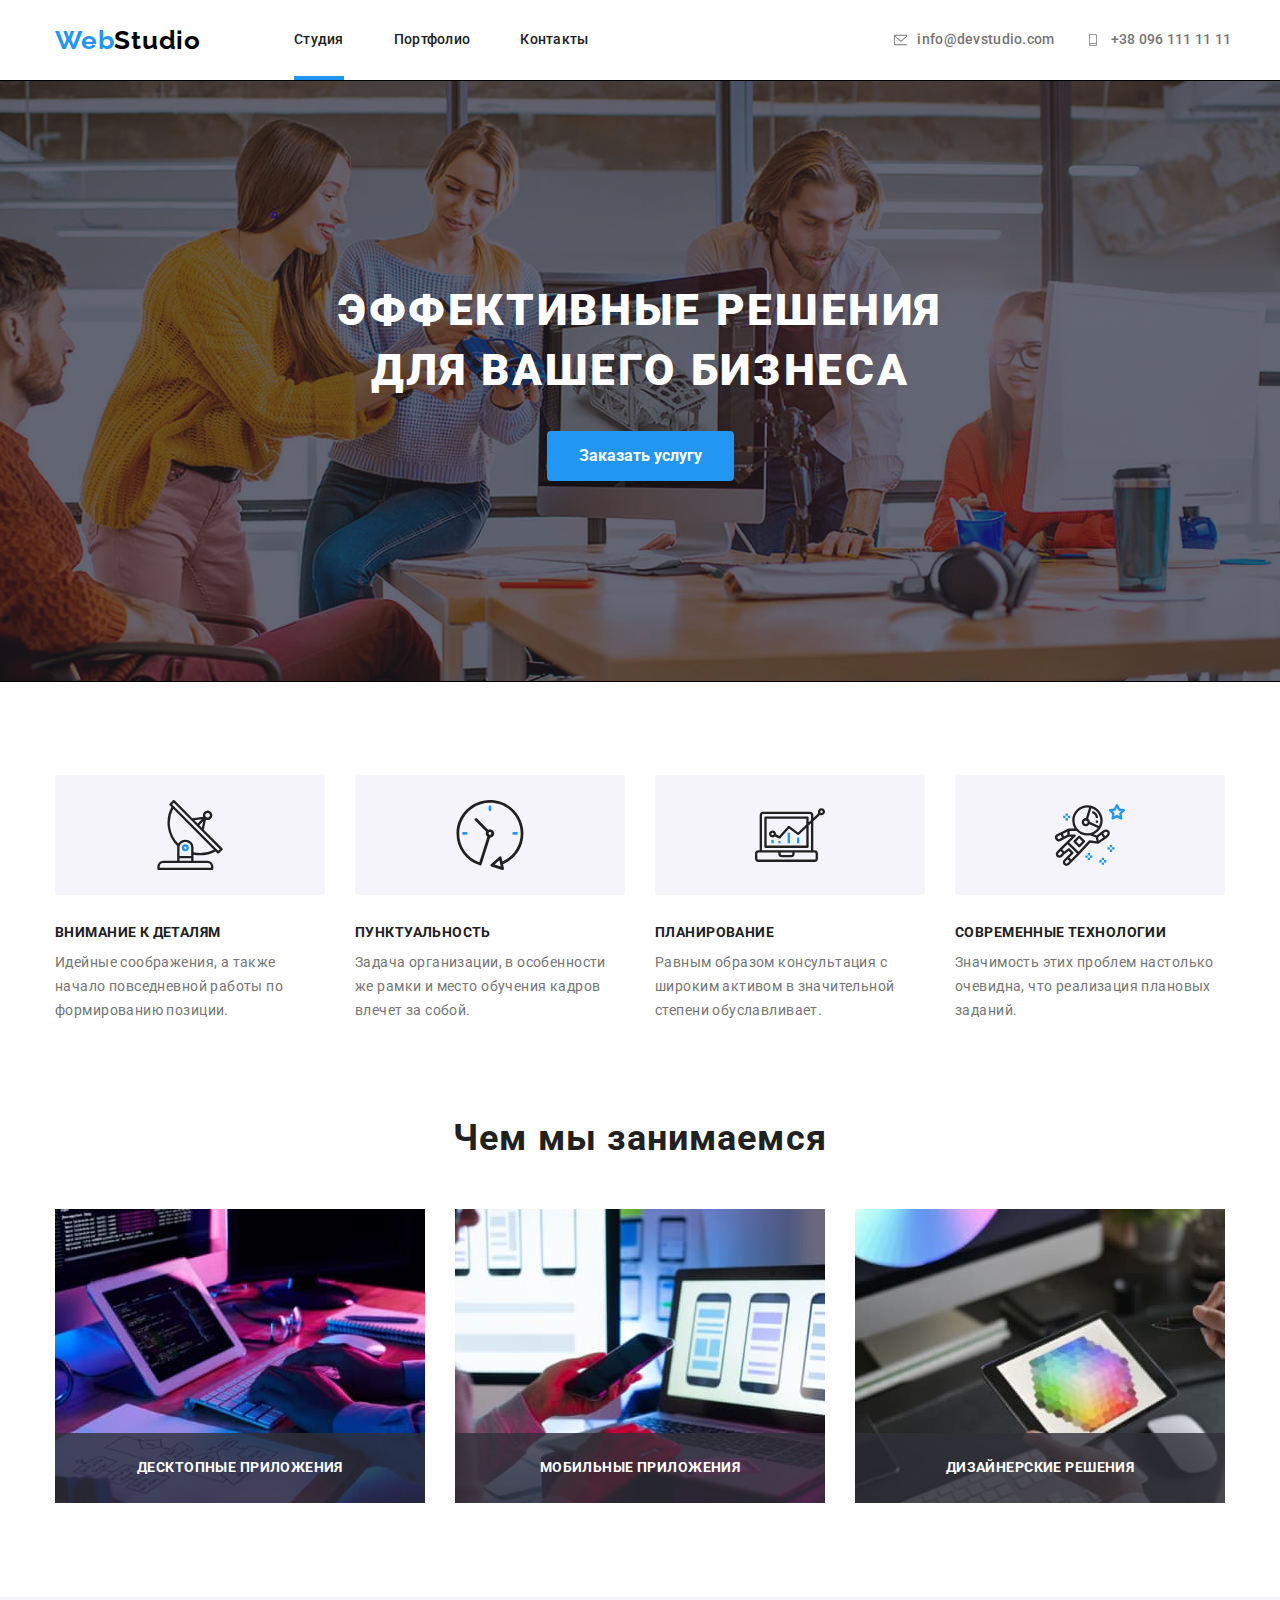
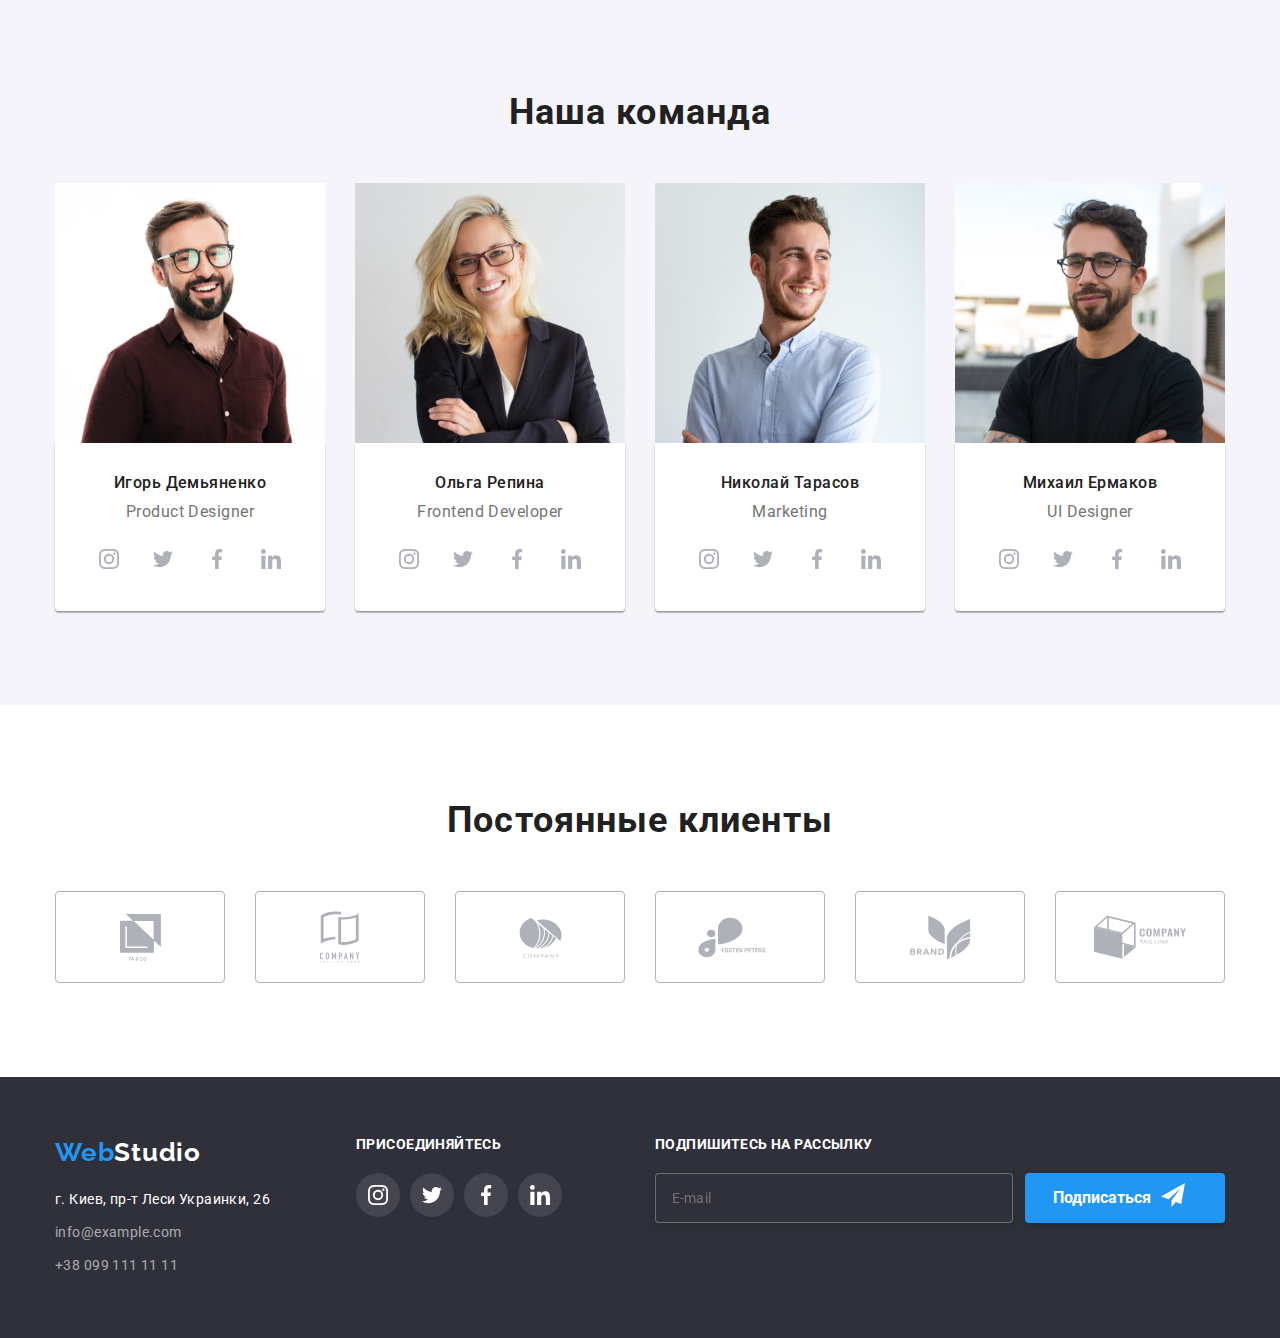
<file: index.html>
<!DOCTYPE html>
<html lang="ru">
  <head>
    <meta charset="UTF-8" />
    <meta http-equiv="X-UA-Compatible" content="IE=edge" />
    <meta name="viewport" content="width=device-width, initial-scale=1.0" />
    <title>Document</title>
    <!-- Fonts -->
    <link rel="preconnect" href="https://fonts.googleapis.com" />
    <link rel="preconnect" href="https://fonts.gstatic.com" crossorigin />
    <link
      href="https://fonts.googleapis.com/css2?family=Raleway:wght@700&family=Roboto:wght@400;500;700;900&display=swap"
      rel="stylesheet"
    />
    <!-- Normalize -->
    <link
      rel="stylesheet"
      href="https://cdnjs.cloudflare.com/ajax/libs/modern-normalize/1.1.0/modern-normalize.min.css"
    />
    <!-- Custom styles -->
    <link rel="stylesheet" href="./css/styles.css" />
  </head>

  <body>
    <!--Header section-->
    <header class="header">
      <div class="container header-container">
        <nav class="nav-container">
          <a class="header-logo logo link" href="./index.html"
            ><span class="logo-txt">Web</span>Studio</a
          >
          <ul class="header-list list">
            <li class="header-item">
              <a class="header-link current link" href="./index.html">Студия</a>
            </li>
            <li class="header-item">
              <a class="header-link link" href="./portfolio.html">Портфолио</a>
            </li>
            <li class="header-item">
              <a class="header-link link" href="">Контакты</a>
            </li>
          </ul>
        </nav>
        <address class="header-contact-list contact-list list">
          <a
            class="header-contact-link contact-link link mailohne-hover"
            href="mailto:info@devstudio.com"
          >
            <svg class="header-contact-icon" width="16" height="12">
              <use href="./images/icons.svg#icon-mailohne-hover"></use>
            </svg>
            info@devstudio.com
          </a>
          <a
            class="header-contact-link contact-link link smartphone"
            href="tel:+380961111111"
          >
            <svg class="header-contact-icon" width="16" height="12">
              <use href="./images/icons.svg#icon-smartphone2"></use>
            </svg>
            +38 096 111 11 11
          </a>
        </address>
      </div>
    </header>
    <main>
      <!-- Hero section -->
      <section class="hero overlay">
        <div class="hero-container container">
          <h1 class="hero-title">
            ЭФФЕКТИВНЫЕ РЕШЕНИЯ <br />
            ДЛЯ ВАШЕГО БИЗНЕСА
          </h1>
          <button type="button" class="button primary" data-modal-open>
            Заказать услугу
          </button>
        </div>
      </section>
      <!--Features section-->
      <section class="features-section section">
        <div class="features-container container">
          <h2 class="features-title">Особенности</h2>
          <ul class="features-list list">
            <li class="features-item">
              <div class="thumb">
                <svg class="thumb-icon" width="70" height="70">
                  <use href="./images/icons.svg#icon-antenna"></use>
                </svg>
              </div>
              <h3 class="features-subtitle">Внимание к деталям</h3>
              <p class="features-txt">
                Идейные соображения, а также начало повседневной работы по
                формированию позиции.
              </p>
            </li>
            <li class="features-item clock">
              <div class="thumb">
                <svg class="thumb-icon" width="70" height="70">
                  <use href="./images/icons.svg#icon-clock"></use>
                </svg>
              </div>
              <h3 class="features-subtitle">Пунктуальность</h3>
              <p class="features-txt">
                Задача организации, в особенности же рамки и место обучения
                кадров влечет за собой.
              </p>
            </li>
            <li class="features-item diagram">
              <div class="thumb">
                <svg class="thumb-icon" width="70" height="70">
                  <use href="./images/icons.svg#icon-diagram"></use>
                </svg>
              </div>
              <h3 class="features-subtitle">Планирование</h3>
              <p class="features-txt">
                Равным образом консультация с широким активом в значительной
                степени обуславливает.
              </p>
            </li>
            <li class="features-item astronaut">
              <div class="thumb">
                <svg class="thumb-icon" width="70" height="70">
                  <use href="./images/icons.svg#icon-astronaut"></use>
                </svg>
              </div>
              <h3 class="features-subtitle">Современные технологии</h3>
              <p class="features-txt">
                Значимость этих проблем настолько очевидна, что реализация
                плановых заданий.
              </p>
            </li>
          </ul>
        </div>
      </section>
      <section class="example-section">
        <div class="example-container container">
          <h2 class="example-title">Чем мы занимаемся</h2>
          <ul class="example-list list">
            <li class="example-item">
              <div class="example-thumb">
                <img src="./images/type.jpg" alt="набор" width="370" />
                <div class="example-actions">
                  <p class="example-txt">Десктопные приложения</p>
                </div>
              </div>
            </li>
            <li class="example-item">
              <div class="example-thumb">
                <img src="./images/choise.jpg" alt="выбор" width="370" />
                <div class="example-actions">
                  <p class="example-txt">Мобильные приложения</p>
                </div>
              </div>
            </li>
            <li class="example-item">
              <div class="example-thumb">
                <img src="./images/rainbow.jpg" alt="палитра" width="370" />
                <div class="example-actions">
                  <p class="example-txt">Дизайнерские решения</p>
                </div>
              </div>
            </li>
          </ul>
        </div>
      </section>
      <!--Team section-->
      <section class="team section">
        <div class="container">
          <h2 class="team-title">Наша команда</h2>
          <ul class="team-list list">
            <li class="team-item">
              <img
                class="team-img"
                src="./images/maninglasses.jpg"
                alt="ИгорьДемьяненко"
                width="270"
              />
              <div class="team-description">
                <h3 class="team-name">Игорь Демьяненко</h3>
                <p class="team-text">Product Designer</p>
                <ul class="social-links-list list">
                  <li class="social-links-item instagram">
                    <a
                      class="social-links-link"
                      href=""
                      target="_blank"
                      rel="noopener noreferrer"
                      aria-label="instagram"
                    >
                      <svg class="social-links-icon" width="20" height="20">
                        <use href="./images/icons.svg#icon-instagram"></use>
                      </svg>
                    </a>
                  </li>
                  <li class="social-links-item twitter">
                    <a
                      class="social-links-link"
                      href=""
                      target="_blank"
                      rel="noopener noreferrer"
                      aria-label="twitter"
                    >
                      <svg class="social-links-icon" width="20" height="20">
                        <use href="./images/icons.svg#icon-twitter"></use>
                      </svg>
                    </a>
                  </li>
                  <li class="social-links-item facebook">
                    <a
                      class="social-links-link"
                      href=""
                      target="_blank"
                      rel="noopener noreferrer"
                      aria-label="facebook"
                    >
                      <svg class="social-links-icon" width="20" height="20">
                        <use href="./images/icons.svg#icon-facebook"></use>
                      </svg>
                    </a>
                  </li>
                  <li class="social-links-item linkedin">
                    <a
                      class="social-links-link"
                      href=""
                      target="_blank"
                      rel="noopener noreferrer"
                      aria-label="linkedin"
                    >
                      <svg class="social-links-icon" width="20" height="20">
                        <use href="./images/icons.svg#icon-linkedin"></use>
                      </svg>
                    </a>
                  </li>
                </ul>
              </div>
            </li>
            <li class="team-item">
              <img
                class="team-img"
                src="./images/blondywoman.jpg"
                alt="ОльгаРепина"
                width="270"
              />
              <div class="team-description">
                <h3 class="team-name">Ольга Репина</h3>
                <p class="team-text">Frontend Developer</p>
                <ul class="social-links-list list">
                  <li class="social-links-item instagram">
                    <a
                      class="social-links-link"
                      href=""
                      target="_blank"
                      rel="noopener noreferrer"
                      aria-label="instagram"
                    >
                      <svg class="social-links-icon" width="20" height="20">
                        <use href="./images/icons.svg#icon-instagram"></use>
                      </svg>
                    </a>
                  </li>
                  <li class="social-links-item twitter">
                    <a
                      class="social-links-link"
                      href=""
                      target="_blank"
                      rel="noopener noreferrer"
                      aria-label="twitter"
                    >
                      <svg class="social-links-icon" width="20" height="20">
                        <use href="./images/icons.svg#icon-twitter"></use>
                      </svg>
                    </a>
                  </li>
                  <li class="social-links-item facebook">
                    <a
                      class="social-links-link"
                      href=""
                      target="_blank"
                      rel="noopener noreferrer"
                      aria-label="facebook"
                    >
                      <svg class="social-links-icon" width="20" height="20">
                        <use href="./images/icons.svg#icon-facebook"></use>
                      </svg>
                    </a>
                  </li>
                  <li class="social-links-item linkedin">
                    <a
                      class="social-links-link"
                      href=""
                      target="_blank"
                      rel="noopener noreferrer"
                      aria-label="linkedin"
                    >
                      <svg class="social-links-icon" width="20" height="20">
                        <use href="./images/icons.svg#icon-linkedin"></use>
                      </svg>
                    </a>
                  </li>
                </ul>
              </div>
            </li>
            <li class="team-item">
              <img
                class="team-img"
                src="./images/mykolka.jpg"
                alt="НиколайТарасов"
                width="270"
              />
              <div class="team-description">
                <h3 class="team-name">Николай Тарасов</h3>
                <p class="team-text">Marketing</p>
                <ul class="social-links-list list">
                  <li class="social-links-item instagram">
                    <a
                      class="social-links-link"
                      href=""
                      target="_blank"
                      rel="noopener noreferrer"
                      aria-label="instagram"
                    >
                      <svg class="social-links-icon" width="20" height="20">
                        <use href="./images/icons.svg#icon-instagram"></use>
                      </svg>
                    </a>
                  </li>
                  <li class="social-links-item twitter">
                    <a
                      class="social-links-link"
                      href=""
                      target="_blank"
                      rel="noopener noreferrer"
                      aria-label="twitter"
                    >
                      <svg class="social-links-icon" width="20" height="20">
                        <use href="./images/icons.svg#icon-twitter"></use>
                      </svg>
                    </a>
                  </li>
                  <li class="social-links-item facebook">
                    <a
                      class="social-links-link"
                      href=""
                      target="_blank"
                      rel="noopener noreferrer"
                      aria-label="facebook"
                    >
                      <svg class="social-links-icon" width="20" height="20">
                        <use href="./images/icons.svg#icon-facebook"></use>
                      </svg>
                    </a>
                  </li>
                  <li class="social-links-item linkedin">
                    <a
                      class="social-links-link"
                      href=""
                      target="_blank"
                      rel="noopener noreferrer"
                      aria-label="linkedin"
                    >
                      <svg class="social-links-icon" width="20" height="20">
                        <use href="./images/icons.svg#icon-linkedin"></use>
                      </svg>
                    </a>
                  </li>
                </ul>
              </div>
            </li>
            <li class="team-item">
              <img
                class="team-img"
                src="./images/mihailo.jpg"
                alt="МихаилЕрмаков"
                width="270"
              />
              <div class="team-description">
                <h3 class="team-name">Михаил Ермаков</h3>
                <p class="team-text">UI Designer</p>
                <ul class="social-links-list list">
                  <li class="social-links-item instagram">
                    <a
                      class="social-links-link"
                      href=""
                      target="_blank"
                      rel="noopener noreferrer"
                      aria-label="instagram"
                    >
                      <svg class="social-links-icon" width="20" height="20">
                        <use href="./images/icons.svg#icon-instagram"></use>
                      </svg>
                    </a>
                  </li>
                  <li class="social-links-item twitter">
                    <a
                      class="social-links-link"
                      href=""
                      target="_blank"
                      rel="noopener noreferrer"
                      aria-label="twitter"
                    >
                      <svg class="social-links-icon" width="20" height="20">
                        <use href="./images/icons.svg#icon-twitter"></use>
                      </svg>
                    </a>
                  </li>
                  <li class="social-links-item facebook">
                    <a
                      class="social-links-link"
                      href=""
                      target="_blank"
                      rel="noopener noreferrer"
                      aria-label="facebook"
                    >
                      <svg class="social-links-icon" width="20" height="20">
                        <use href="./images/icons.svg#icon-facebook"></use>
                      </svg>
                    </a>
                  </li>
                  <li class="social-links-item linkedin">
                    <a
                      class="social-links-link"
                      href=""
                      target="_blank"
                      rel="noopener noreferrer"
                      aria-label="linkedin"
                    >
                      <svg class="social-links-icon" width="20" height="20">
                        <use href="./images/icons.svg#icon-linkedin"></use>
                      </svg>
                    </a>
                  </li>
                </ul>
              </div>
            </li>
          </ul>
        </div>
      </section>
      <section class="customers">
        <div class="container">
          <h2 class="customers-title">Постоянные клиенты</h2>
          <ul class="customers-list list">
            <li class="customers-item ya">
              <a
                class="customers-link"
                href=""
                target="_blank"
                rel="noopener noreferrer"
                aria-label="ya-co"
              >
                <svg class="customers-icon" width="41" height="47">
                  <use href="./images/icons.svg#icon-ya"></use>
                </svg>
              </a>
            </li>
            <li class="customers-item company">
              <a
                class="customers-link"
                href=""
                target="_blank"
                rel="noopener noreferrer"
                aria-label="tagline-here"
              >
                <svg class="customers-icon" width="40" height="52">
                  <use href="./images/icons.svg#icon-company"></use>
                </svg>
              </a>
            </li>
            <li class="customers-item company-circle">
              <a
                class="customers-link"
                href=""
                target="_blank"
                rel="noopener noreferrer"
                aria-label="company"
              >
                <svg class="customers-icon" width="43" height="41">
                  <use href="./images/icons.svg#icon-company-circle"></use>
                </svg>
              </a>
            </li>
            <li class="customers-item foster-peters">
              <a
                class="customers-link"
                href=""
                target="_blank"
                rel="noopener noreferrer"
                aria-label="foster-peters"
              >
                <svg class="customers-icon" width="84" height="41">
                  <use href="./images/icons.svg#icon-foster-peters"></use>
                </svg>
              </a>
            </li>
            <li class="customers-item brand">
              <a
                class="customers-link"
                href=""
                target="_blank"
                rel="noopener noreferrer"
                aria-label="brand"
              >
                <svg class="customers-icon" width="63" height="45">
                  <use href="./images/icons.svg#icon-brand"></use>
                </svg>
              </a>
            </li>
            <li class="customers-item tag-line">
              <a
                class="customers-link"
                href=""
                target="_blank"
                rel="noopener noreferrer"
                aria-label="tag-line"
              >
                <svg class="customers-icon" width="94" height="44">
                  <use href="./images/icons.svg#icon-tag-line"></use>
                </svg>
              </a>
            </li>
          </ul>
        </div>
      </section>
    </main>
    <!-- Footer section -->
    <footer class="footer">
      <div class="container">
        <div class="column-list list">
          <div class="column-item">
            <a href="" class="logo"><span class="logo-txt">Web</span>Studio</a>

            <ul class="address-list list">
              <li>
                <address class="address">
                  <a
                    class="address-link link"
                    href=""
                    target="_blank"
                    rel="noopener noreferrer"
                    >г. Киев, пр-т Леси Украинки, 26</a
                  >
                </address>
              </li>
              <li>
                <address class="contact-list list">
                  <a
                    class="footer-contact-link contact-link link"
                    href="mailto:info@example.com"
                    >info@example.com</a
                  >
                  <a
                    class="footer-contact-link contact-link link"
                    href="tel:+380991111111"
                    >+38 099 111 11 11</a
                  >
                </address>
              </li>
            </ul>
          </div>
          <!-- Join  -->
          <div class="column-item join-section">
            <h2 class="join-title">Присоединяйтесь</h2>
            <ul class="join-list list">
              <li class="join-item instagram">
                <a
                  class="join-link"
                  href=""
                  target="_blank"
                  rel="noopener noreferrer"
                  aria-label="instagram"
                >
                  <svg width="20" height="20">
                    <use href="./images/icons.svg#icon-instagram"></use>
                  </svg>
                </a>
              </li>
              <li class="join-item twitter">
                <a
                  class="join-link"
                  href=""
                  target="_blank"
                  rel="noopener noreferrer"
                  aria-label="twitter"
                >
                  <svg width="20" height="20">
                    <use href="./images/icons.svg#icon-twitter"></use>
                  </svg>
                </a>
              </li>
              <li class="join-item facebook">
                <a
                  class="join-link"
                  href=""
                  target="_blank"
                  rel="noopener noreferrer"
                  aria-label="facebook"
                >
                  <svg width="20" height="20">
                    <use href="./images/icons.svg#icon-facebook"></use>
                  </svg>
                </a>
              </li>
              <li class="join-item linkedin">
                <a
                  class="join-link"
                  href=""
                  target="_blank"
                  rel="noopener noreferrer"
                  aria-label="linkedin"
                >
                  <svg width="20" height="20">
                    <use href="./images/icons.svg#icon-linkedin"></use>
                  </svg>
                </a>
              </li>
            </ul>
          </div>
          <div class="column-item">
            <form class="footer-form">
              <label>
                <span class="subscribe-title">Подпишитесь на рассылку</span>
                <input
                  class="subscribe-input"
                  type="email"
                  name="mail"
                  id="mail"
                  placeholder="E-mail"
                  autocomplete="email"
                />
              </label>
              <button class="subscribe-button" type="submit">
                Подписаться
                <svg class="subscribe-icon" width="24" height="24">
                  <use href="./images/icons.svg#icon-subscribe"></use>
                </svg>
              </button>
            </form>
          </div>
        </div>
      </div>
    </footer>
    <div class="backdrop is-hidden" data-modal>
      <div class="modal">
        <button class="button-close" data-modal-close>
          <svg class="close-icon" width="18" height="18">
            <use href="./images/close.svg#icon-close"></use>
          </svg>
        </button>
        <p class="form-title">Оставьте свои данные, мы вам перезвоним</p>
        <form class="form">
          <label class="form-field">
            <span class="form-label">Имя</span>
            <span class="form-holder">
            <input
              class="form-input"
              type="name"
              name="name"
              id="name"
              autocomplete="name"
            />
            <span class="icon-holder">
              <svg class="icon" width="18" height="18">
                <use href="./images/icons.svg#icon-name"></use>
              </svg>
            </span>
            </span>
          </label>
          <label class="form-field">
            <span class="form-label">Телефон</span>
            <span class="form-holder">
            <input
              class="form-input"
              type="tel"
              name="tel"
              id="tel"
              autocomplete="tel"
            />
            <span class="icon-holder">
              <svg class="icon" width="18" height="18">
                <use href="./images/icons.svg#icon-tel"></use>
              </svg>
            </span>
            </span>
          </label>
          <label class="form-field">
            <span class="form-label">Почта</span>
            <span class="form-holder">
            <input
              class="form-input"
              type="email"
              name="mail"
              id="email"
              autocomplete="email"
            />
            <span class="icon-holder">
              <svg class="icon" width="18" height="18">
                <use href="./images/icons.svg#icon-mail"></use>
              </svg>
            </span>
            </span>
          </label>
          <label class="form-field form-field-comment">
            <span class="form-label">Комментарий</span>
            <textarea
              class="comment"
              name="comment"
              placeholder="Введите текст"
              rows="10"
            ></textarea>
          </label>
          <label class="checkbox-label">
            <input
              class="form-input checkbox"
              type="checkbox"
              name="policy"
              id="policy"
            />
            <span class="checkbox-icon"></span>
            <span class="form-label-policy"
              >Соглашаюсь с рассылкой и принимаю
              <a
                class="policy-link"
                href="https://www.ukrlib.com.ua/books/printit.php?tid=252"
                >Условия договора</a
              ></span
            >
          </label>
          <button class="button-submit" type="submit">Отправить</button>
        </form>
      </div>
    </div>
    <script src="./js/modal.js"></script>
  </body>
</html>
</file>
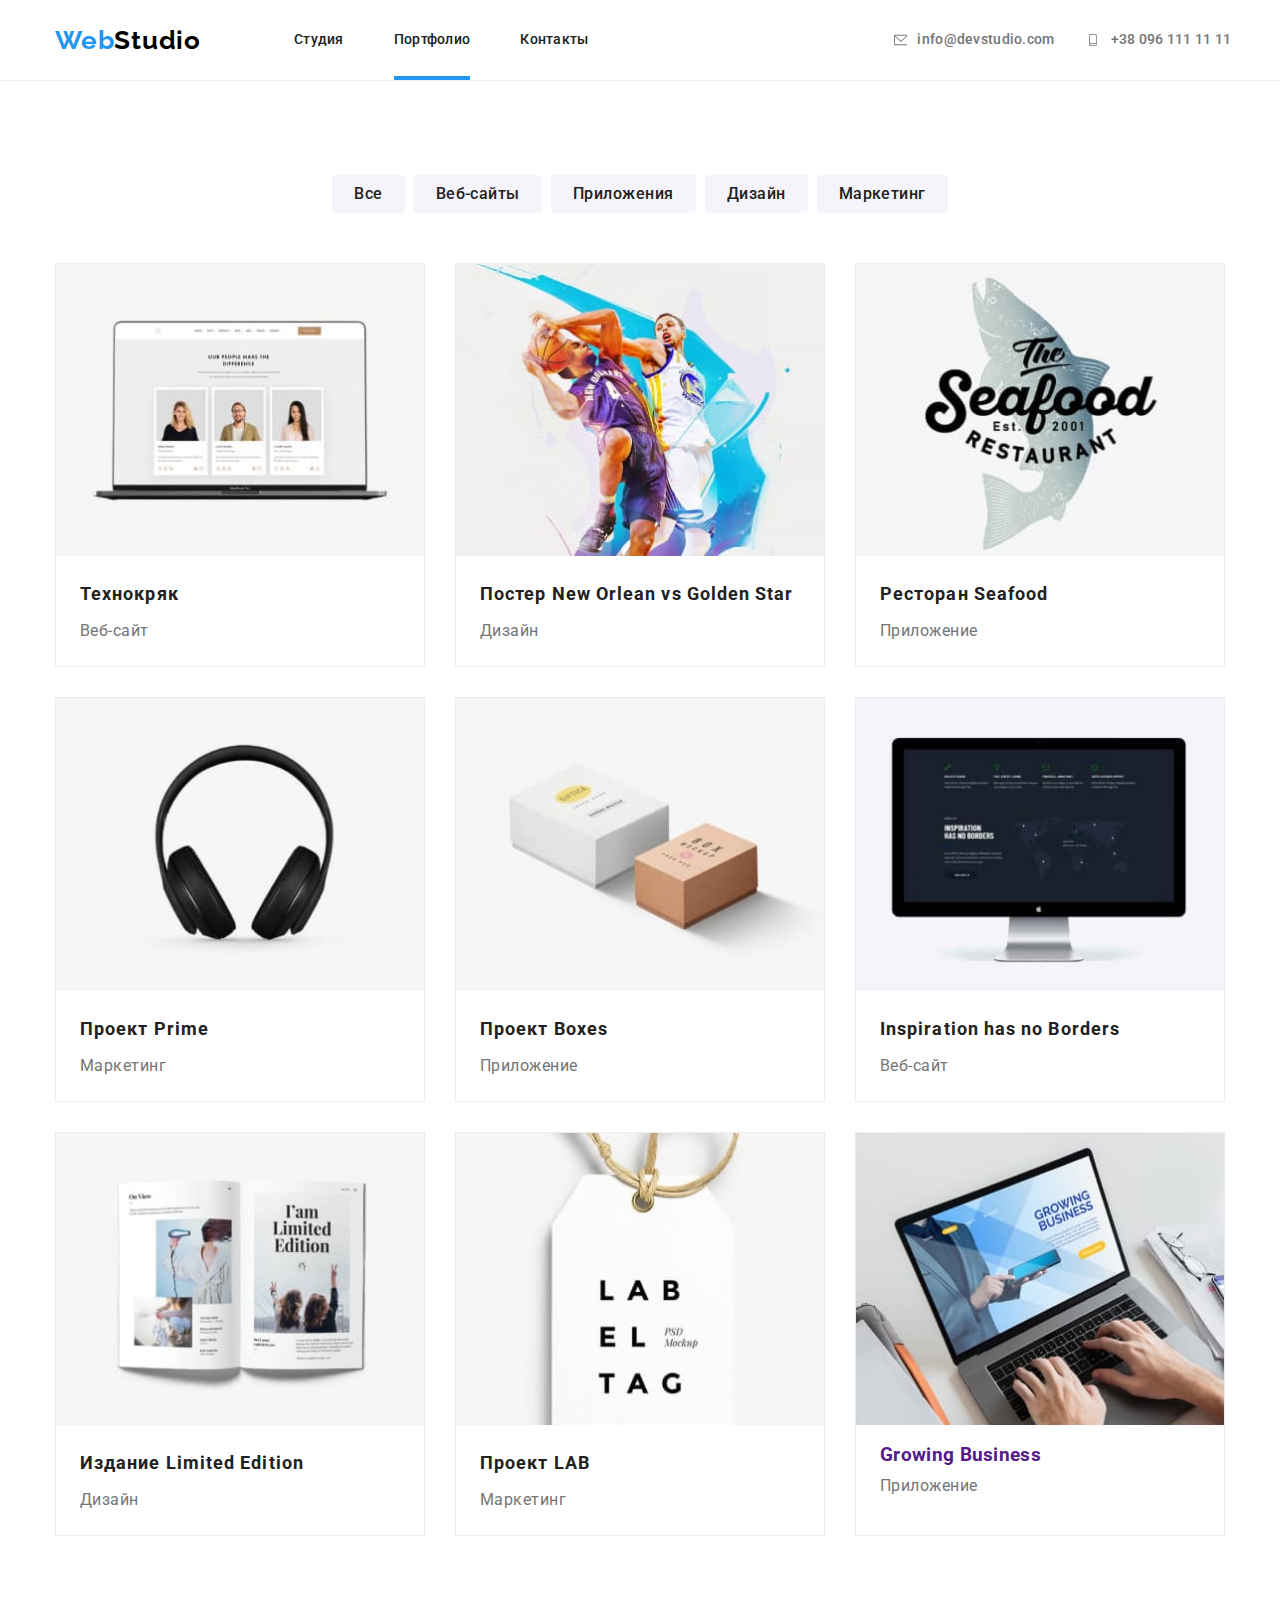
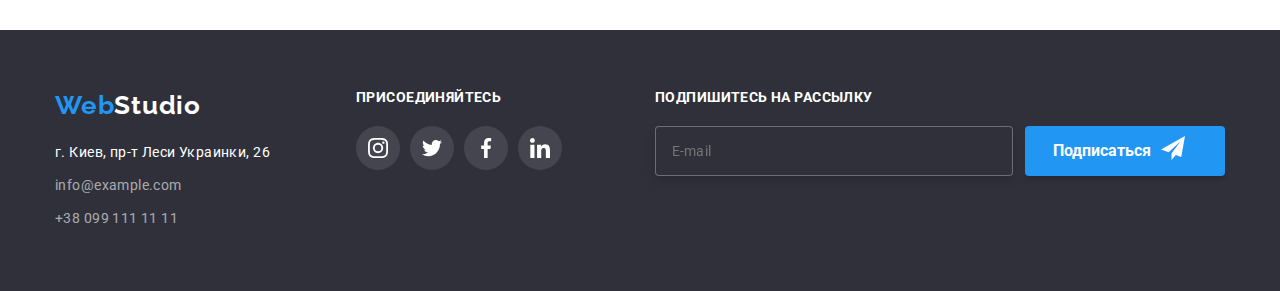
<file: portfolio.html>
<!DOCTYPE html>
<html lang="ru">
  <head>
    <meta charset="UTF-8" />
    <meta http-equiv="X-UA-Compatible" content="IE=edge" />
    <meta name="viewport" content="width=device-width, initial-scale=1.0" />
    <title>Document</title>
    <link
      href="https://fonts.googleapis.com/css2?family=Raleway:wght@700&family=Roboto:wght@400;500;700;900&display=swap"
      rel="stylesheet"
    />
    <link
      rel="stylesheet"
      href="https://cdnjs.cloudflare.com/ajax/libs/modern-normalize/1.1.0/modern-normalize.min.css"
    />
    <link rel="stylesheet" href="./css/styles.css" />
  </head>
  <body>
    <!--Header section-->
    <header class="header">
      <div class="header-container container">
        <nav class="nav-container">
          <a class="header-logo logo link" href="./index.html"
            ><span class="logo-txt">Web</span>Studio</a
          >
          <ul class="header-list list">
            <li class="header-item">
              <a class="header-link link" href="./index.html">Студия</a>
            </li>
            <li class="header-item">
              <a class="header-link current link" href="./portfolio.html"
                >Портфолио</a
              >
            </li>
            <li class="header-item">
              <a class="header-link link" href="">Контакты</a>
            </li>
          </ul>
        </nav>
        <address class="header-contact-list contact-list list">
          <a
            class="header-contact-link contact-link link mail"
            href="mailto:info@devstudio.com"
          >
            <svg class="header-contact-icon" width="16" height="12">
              <use href="./images/icons.svg#icon-mailohne-hover"></use>
            </svg>
            info@devstudio.com
          </a>
          <a
            class="header-contact-link contact-link link smartphone"
            href="tel:+380961111111"
          >
            <svg class="header-contact-icon" width="16" height="12">
              <use href="./images/icons.svg#icon-smartphone2"></use>
            </svg>
            +38 096 111 11 11</a
          >
        </address>
      </div>
    </header>
    <main>
      <!-- Filters section -->
      <section class="filters section">
        <div class="container">
          <h1 class="filters-title">Фильтры</h1>
          <ul class="button-list list">
            <li class="button-item">
              <button type="button" class="filters-button button secondary">
                Все
              </button>
            </li>
            <li class="button-item">
              <button type="button" class="filters-button button secondary">
                Веб-сайты
              </button>
            </li>
            <li class="button-item">
              <button type="button" class="filters-button button secondary">
                Приложения
              </button>
            </li>
            <li class="button-item">
              <button type="button" class="filters-button button secondary">
                Дизайн
              </button>
            </li>
            <li class="button-item">
              <button type="button" class="filters-button button secondary">
                Маркетинг
              </button>
            </li>
          </ul>
          <ul class="projects-list list">
            <li class="projects-item">
              <a class="projects-link link" href="">
                <div class="projects-thumb">
                  <img
                    class="projects-img"
                    src="./images/laptopexample.jpg"
                    alt="Макет"
                    width="370"
                    height="294"
                  />
                  <div class="projects-actions">
                    <p class="projects-info">
                      Ресурс предлагает комплексные предложения с разным уровнем
                      функционала и сервисов. Все это позволит посетителю
                      получить исчерпывающие сведения о компании или частном
                      лице.
                    </p>
                  </div>
                </div>
                <div class="projects-description">
                  <h3 class="projects-title title">Технокряк</h3>
                  <p class="projects-txt">Веб-сайт</p>
                </div>
              </a>
            </li>

            <li class="projects-item">
              <a class="projects-link link" href="">
                <div class="projects-thumb">
                  <img
                    class="projects-img"
                    src="./images/poster.jpg"
                    alt="Постер"
                    width="370"
                    height="294"
                  />
                  <div class="projects-actions">
                    <p class="projects-info">
                      Ресурс предлагает комплексные предложения с разным уровнем
                      функционала и сервисов. Все это позволит посетителю
                      получить исчерпывающие сведения о компании или частном
                      лице.
                    </p>
                  </div>
                </div>
                <div class="projects-description">
                  <h3 class="projects-title title">
                    Постер New Orlean vs Golden Star
                  </h3>
                  <p class="projects-txt">Дизайн</p>
                </div>
              </a>
            </li>
            <li class="projects-item">
              <a class="projects-link link" href="">
                <div class="projects-thumb">
                  <img
                    class="projects-img"
                    src="./images/restaurantseafood.jpg"
                    alt="Реклама ресторана"
                    width="370"
                    height="294"
                  />
                  <div class="projects-actions">
                    <p class="projects-info">
                      Ресурс предлагает комплексные предложения с разным уровнем
                      функционала и сервисов. Все это позволит посетителю
                      получить исчерпывающие сведения о компании или частном
                      лице.
                    </p>
                  </div>
                </div>
                <div class="projects-description">
                  <h3 class="projects-title title">Ресторан Seafood</h3>
                  <p class="projects-txt">Приложение</p>
                </div>
              </a>
            </li>
            <li class="projects-item">
              <a class="projects-link link" href="">
                <div class="projects-thumb">
                  <img
                    class="projects-img"
                    src="./images/projectprime.jpg"
                    alt="Наушники"
                    width="370"
                    height="294"
                  />
                  <div class="projects-actions">
                    <p class="projects-info">
                      Ресурс предлагает комплексные предложения с разным уровнем
                      функционала и сервисов. Все это позволит посетителю
                      получить исчерпывающие сведения о компании или частном
                      лице.
                    </p>
                  </div>
                </div>
                <div class="projects-description">
                  <h3 class="projects-title title">Проект Prime</h3>
                  <p class="projects-txt">Маркетинг</p>
                </div>
              </a>
            </li>
            <li class="projects-item">
              <a class="projects-link link" href="">
                <div class="projects-thumb">
                  <img
                    class="projects-img"
                    src="./images/projectboxes.jpg"
                    alt="Коробки"
                    width="370"
                    height="294"
                  />
                  <div class="projects-actions">
                    <p class="projects-info">
                      Ресурс предлагает комплексные предложения с разным уровнем
                      функционала и сервисов. Все это позволит посетителю
                      получить исчерпывающие сведения о компании или частном
                      лице.
                    </p>
                  </div>
                </div>
                <div class="projects-description">
                  <h3 class="projects-title title">Проект Boxes</h3>
                  <p class="projects-txt">Приложение</p>
                </div>
              </a>
            </li>
            <li class="projects-item">
              <a class="projects-link link" href="">
                <div class="projects-thumb">
                  <img
                    class="projects-img"
                    src="./images/inspiration.jpg"
                    alt="Экран с макетом"
                    width="370"
                    height="294"
                  />
                  <div class="projects-actions">
                    <p class="projects-info">
                      Ресурс предлагает комплексные предложения с разным уровнем
                      функционала и сервисов. Все это позволит посетителю
                      получить исчерпывающие сведения о компании или частном
                      лице.
                    </p>
                  </div>
                </div>
                <div class="projects-description">
                  <h3 class="projects-title title">
                    Inspiration has no Borders
                  </h3>
                  <p class="projects-txt">Веб-сайт</p>
                </div>
              </a>
            </li>
            <li class="projects-item">
              <a class="projects-link link" href="">
                <div class="projects-thumb">
                  <img
                    class="projects-img"
                    src="./images/limitededitionofyourself.jpg"
                    alt="Книга"
                    width="370"
                    height="294"
                  />
                  <div class="projects-actions">
                    <p class="projects-info">
                      Ресурс предлагает комплексные предложения с разным уровнем
                      функционала и сервисов. Все это позволит посетителю
                      получить исчерпывающие сведения о компании или частном
                      лице.
                    </p>
                  </div>
                </div>
                <div class="projects-description">
                  <h3 class="projects-title title">Издание Limited Edition</h3>
                  <p class="projects-txt">Дизайн</p>
                </div>
              </a>
            </li>
            <li class="projects-item">
              <a class="projects-link link" href="">
                <div class="projects-thumb">
                  <img
                    class="projects-img"
                    src="./images/labproject.jpg"
                    alt="Бирка"
                    width="370"
                    height="294"
                  />
                  <div class="projects-actions">
                    <p class="projects-info">
                      Ресурс предлагает комплексные предложения с разным уровнем
                      функционала и сервисов. Все это позволит посетителю
                      получить исчерпывающие сведения о компании или частном
                      лице.
                    </p>
                  </div>
                </div>
                <div class="projects-description">
                  <h3 class="projects-title title">Проект LAB</h3>
                  <p class="projects-txt">Маркетинг</p>
                </div>
              </a>
            </li>
            <li class="projects-item">
              <a class="projects-link link" href="">
                <div class="projects-thumb">
                  <img
                    class="projects-img"
                    src="./images/growingbusiness.jpg"
                    alt="Ноутбук с макетом для бизнеса"
                    width="370"
                    height="294"
                  />
                  <div class="projects-actions">
                    <p class="projects-info">
                      Ресурс предлагает комплексные предложения с разным уровнем
                      функционала и сервисов. Все это позволит посетителю
                      получить исчерпывающие сведения о компании или частном
                      лице.
                    </p>
                  </div>
                </div>
                <div class="projects-description">
                  <h3 class="projects-title">Growing Business</h3>
                  <p class="projects-txt">Приложение</p>
                </div>
              </a>
            </li>
          </ul>
        </div>
      </section>
    </main>
    <!-- Footer section-->
    <footer class="footer">
      <div class="container">
        <div class="column-list list">
          <div class="column-item">
            <a class="logo" href=""><span class="logo-txt">Web</span>Studio</a>
            <ul class="address-list list">
              <li>
                <address class="address">
                  <a
                    class="address-link link"
                    href=""
                    target="_blank"
                    rel="noopener noreferrer"
                    >г. Киев, пр-т Леси Украинки, 26</a
                  >
                </address>
              </li>
              <li>
                <address class="contact-list list">
                  <a
                    class="footer-contact-link contact-link link"
                    href="mailto:info@example.com"
                    >info@example.com</a
                  >
                  <a
                    class="footer-contact-link contact-link link"
                    href="tel:+380991111111"
                    >+38 099 111 11 11</a
                  >
                </address>
              </li>
            </ul>
          </div>
          <!-- Join  -->
          <div class="column-item join-section">
            <h2 class="join-title">Присоединяйтесь</h2>
            <ul class="join-list list">
              <li class="join-item instagram">
                <a
                  class="join-link"
                  href=""
                  target="_blank"
                  rel="noopener noreferrer"
                  aria-label="instagram"
                >
                  <svg width="20" height="20">
                    <use href="./images/icons.svg#icon-instagram"></use>
                  </svg>
                </a>
              </li>
              <li class="join-item twitter">
                <a
                  class="join-link"
                  href=""
                  target="_blank"
                  rel="noopener noreferrer"
                  aria-label="twitter"
                >
                  <svg width="20" height="20">
                    <use href="./images/icons.svg#icon-twitter"></use>
                  </svg>
                </a>
              </li>
              <li class="join-item facebook">
                <a
                  class="join-link"
                  href=""
                  target="_blank"
                  rel="noopener noreferrer"
                  aria-label="facebook"
                >
                  <svg width="20" height="20">
                    <use href="./images/icons.svg#icon-facebook"></use>
                  </svg>
                </a>
              </li>
              <li class="join-item linkedin">
                <a
                  class="join-link"
                  href=""
                  target="_blank"
                  rel="noopener noreferrer"
                  aria-label="linkedin"
                >
                  <svg width="20" height="20">
                    <use href="./images/icons.svg#icon-linkedin"></use>
                  </svg>
                </a>
              </li>
            </ul>
          </div>
          <div class="column-item">
            <form class="footer-form">
              <label>
                <span class="subscribe-title">Подпишитесь на рассылку</span>
                <input
                  class="subscribe-input"
                  type="email"
                  name="mail"
                  id="mail"
                  placeholder="E-mail"
                  autocomplete="email"
                />
              </label>
              <button class="subscribe-button" type="submit">
                Подписаться
                <svg class="subscribe-icon" width="24" height="24">
                  <use href="./images/icons.svg#icon-subscribe"></use>
                </svg>
              </button>
            </form>
          </div>
        </div>
      </div>
    </footer>
  </body>
</html>
</file>
<file: css/styles.css>
:root {
  /* Fonts */
  --main-font: "Roboto", sans-serif;
  --secondary-font: "Raleway", sans-serif;
  /* Colors */
  --primary-text-color: #757575;
  --title-text-color: #212121;
  --accent-color: #2196f3;
  --primary-bg-color: #fff;
  --logo-color: #000000;
  --hero-bg-color: #c4c4c4;
  --footer-bg-color: #2f303a;
  --btn-color: #f5f4fa;
  --footer-contact-color: rgba(255, 255, 255, 0.6);
  --header-border: #ececec;
  --projects-border: #eeeeee;
  --button-bg-color: #2196f3;
  --button-bg-hover: #188ce8;
  --rectangle-color: #f5f4fa;
  /* Others */
  --items: 1;
  --indent: 30px;
}

/* * {
    outline: 2px solid tomato;
} */

/* Base styles */

body {
  font-family: var(--main-font);
  background-color: var(--primary-bg-color);
  color: var(--title-text-color);
  letter-spacing: 0.02em;
}

img {
  display: block;
  max-width: 100%;
  height: auto;
}

h1,
h2,
h3,
h4,
h5,
h6,
p {
  font-family: var(--main-font), sans-serif;
  margin: 0;
}

.container {
  width: 1200px;
  padding-left: 15px;
  padding-right: 15px;
  margin-left: auto;
  margin-right: auto;
}

.list {
  padding: 0px;
  margin: 0px;
  list-style: none;
}

.link {
  text-decoration: none;
}

/* Header section */

.header-container {
  display: flex;
  align-items: center;
}

.header {
  background-color: var(--primary-bg-color);
  border-bottom: 1px solid var(--header-border);
}

.nav-container {
  display: flex;
  align-items: center;
}

.logo {
  display: flex;
  align-items: center;
  color: var(--logo-color);
  font-family: var(--secondary-font), sans-serif;
  font-weight: 700;
  font-size: 26px;
  line-height: 1.19;
  letter-spacing: 0.03em;
  text-decoration: none;
}

.header-logo {
  margin-right: 93px;
}

.logo-txt {
  color: var(--accent-color);
}

.header-list {
  display: flex;
  margin-right: 305px;
  font-weight: 500;
  font-size: 14px;
  line-height: 1.14;
}

.header-item:not(:last-child) {
  margin-right: 50px;
}

.header-link {
  display: block;
  color: var(--title-text-color);
  font-weight: 500;
  font-size: 14px;
  line-height: 1.14;
  letter-spacing: 0.02em;
  padding-top: 32px;
  padding-bottom: 32px;

  transition: color 250ms cubic-bezier(0.4, 0, 0.2, 1);
  position: relative;
}

.header-link.current::after {
  content: "";
  position: absolute;
  left: 0;
  bottom: 0;
  display: block;
  width: 100%;
  height: 4px;
  background-color: var(--accent-color);
}

.header-link:hover,
.header-link:focus {
  color: var(--accent-color);
}

.header-contact-link {
  fill: var(--primary-text-color);
  transition: fill 250ms cubic-bezier(0.4, 0, 0.2, 1),
    color 250ms cubic-bezier(0.4, 0, 0.2, 1);
}

.header-contact-link:hover,
.header-contact-link:focus {
  color: var(--accent-color);
  fill: var(--accent-color);
}

.header-contact-link.current {
  color: var(--accent-color);
}

.header-contact-list {
  display: flex;
  gap: 30px;
  align-items: center;
  /* justify-content: center; */
  /* align-items: baseline; */
}

.header-contact-icon {
  display: inline-block;
}

.header-contact-link {
  color: var(--primary-text-color);
  font-family: var(--main-font);
  font-style: normal;
  font-weight: 500;
  font-size: 14px;
  line-height: 1.14;
  letter-spacing: 0.02em;
  width: 161px;
  height: 16px;
  display: flex;
  gap: 10px;
  align-items: center;
}
.header-contact-link:last-child {
  min-width: 142px;
}

.contact-link:last-child {
  margin-right: 0;
}

/* Hero section */

.hero {
  padding-top: 200px;
  padding-bottom: 200px;
}

.overlay {
  height: 600px;
  outline: 1px solid black;
  max-width: 1600px;
  margin-left: auto;
  margin-right: auto;
  background-color: var(--hero-bg-color);
  background-image: linear-gradient(
      to right,
      rgba(47, 48, 58, 0.4),
      rgba(47, 48, 58, 0.4)
    ),
    url(../images/logo-background.jpg);
  background-repeat: no-repeat;
  background-position: center;
  background-size: cover;
}

.hero-title {
  margin-top: 0px;
  margin-bottom: 30px;
  color: var(--primary-bg-color);
  text-align: center;
  font-weight: 900;
  font-size: 44px;
  line-height: 1.36;
  letter-spacing: 0.06em;
  text-transform: uppercase;
}

/* Features */

.features-section {
  padding-top: 94px;
  padding-bottom: 94px;
}

.features-list {
  display: flex;
  margin-bottom: 0;
}

.thumb {
  display: flex;
  justify-content: center;
  align-items: center;
  background-color: var(--rectangle-color);
  background-repeat: no-repeat;
  background-position: center;
  padding: 0;
  border: none;
  width: 270px;
  height: 120px;
  color: var(--logo-color);
  margin-bottom: 30px;
  background: #f5f4fa;
  border-radius: 4px;
}

.features-item:not(:last-child) {
  margin-right: 30px;
}

.features-item:last-child {
  padding-left: 0;
}

.features-title {
  position: absolute;
  width: 1px;
  height: 1px;
  margin: -1px;
  border: 0;
  padding: 0;

  white-space: nowrap;
  clip-path: inset(100%);
  clip: rect(0 0 0 0);
  overflow: hidden;
}

.features-subtitle {
  color: var(--title-text-color);
  font-weight: 700;
  font-size: 14px;
  line-height: 1.14;
  letter-spacing: 0.03em;
  text-transform: uppercase;
  margin-bottom: 10px;
}

.features-txt {
  color: var(--primary-text-color);
  font-weight: 400;
  font-size: 14px;
  line-height: 1.71;
  letter-spacing: 0.03em;
}

.example-section {
  padding-bottom: 94px;
}

.example-list {
  display: flex;
}

.example-item:not(:last-child) {
  margin-right: 30px;
}

.example-thumb {
  position: relative;
  display: flex;
  align-items: flex-end;
  justify-content: center;
}

.example-thumb::before {
  content: "";
  display: inline-block;
  position: absolute;
  width: 100%;
  height: 70px;
  background-color: rgba(47, 48, 58, 0.8);
}

.example-actions {
  position: absolute;
}

.example-txt {
  font-family: var(--main-font);
  font-style: normal;
  font-weight: 700;
  font-size: 14px;
  line-height: 1.14;
  text-align: center;
  letter-spacing: 0.03em;
  text-transform: uppercase;
  padding-top: 27px;
  padding-bottom: 27px;
  /* background-color:rgba(47, 48, 58, 0.8); */
  min-width: 370px;
  color: var(--primary-bg-color);
}
/* Team */
.team {
  background-color: var(--btn-color);
  padding-top: 94px;
  padding-bottom: 94px;
}
.team .section {
  padding-bottom: 0px;
}

.example-title,
.team-title,
.customers-title {
  color: var(--title-text-color);
  font-weight: 700;
  font-size: 36px;
  line-height: 1.17;
  text-align: center;
  letter-spacing: 0.03em;
  margin-bottom: 50px;
}

.team-title {
  background-color: var(--btn-color);
}
.team-list {
  display: flex;
  flex-wrap: nowrap;
  gap: var(--indent);
  --items: 4;
  --indent: 30px;
}

.team-item {
  background-color: var(--primary-bg-color);
  flex-basis: calc((100% - var(--indent) * (var(--items) - 1)) / var(--items));
}

.team-description {
  padding-top: 30px;
  padding-bottom: 30px;
  background: #ffffff;
  box-shadow: 0px 1px 3px rgba(0, 0, 0, 0.12), 0px 1px 1px rgba(0, 0, 0, 0.14),
    0px 2px 1px rgba(0, 0, 0, 0.2);
  border-radius: 0px 0px 4px 4px;
}
.team-name {
  color: var(--title-text-color);
  font-weight: 500;
  font-size: 16px;
  line-height: 1.19;
  text-align: center;
  letter-spacing: 0.03em;
  margin-bottom: 10px;
}

.team-text {
  color: var(--primary-text-color);
  font-weight: 400;
  font-size: 16px;
  line-height: 1.19;
  text-align: center;
  letter-spacing: 0.03em;
  margin-bottom: 16px;
}

.social-links-list {
  display: flex;
  flex-direction: row;
  gap: 10px;
  justify-content: center;
}
.social-links-item {
  width: 44px;
  height: 44px;
}

.social-links-link:hover,
.social-links-link:focus {
  background-color: var(--accent-color);
  fill: var(--primary-bg-color);
}

.social-links-link {
  fill: #afb1b8;
  background-repeat: no-repeat;
  background-position: center;
  background-color: #fff;
  border-radius: 50%;
  padding: 12px 12px;
  border-radius: 50%;
  display: flex;
  justify-content: center;
  text-align: center;
  transition: background-color 250ms cubic-bezier(0.4, 0, 0.2, 1),
    fill 250ms cubic-bezier(0.4, 0, 0.2, 1);
}

/* Customers section */

.customers {
  padding-top: 94px;
  padding-bottom: 94px;
}
.customers-list {
  display: flex;
  flex-direction: row;
  gap: 30px;
  justify-content: center;
}

.customers-link:hover,
.customers-link:focus {
  border-color: var(--accent-color);
  fill: var(--accent-color);
}

.customers-link {
  fill: #afb1b8;
  align-items: center;
  height: 47px;
  background-color: #ffffff;
  border: 1px solid #afb1b8;
  border-radius: 4px;
  background-repeat: no-repeat;
  background-position: center;
  display: flex;
  justify-content: center;
  width: 170px;
  height: 92px;
  text-align: center;
  transition: border-color 250ms cubic-bezier(0.4, 0, 0.2, 1),
    fill 250ms cubic-bezier(0.4, 0, 0.2, 1);
}

/* Button */

.button {
  display: inline-block;
  background-color: var(--btn-color);
  color: var(--title-text-color);
  cursor: pointer;
  border-radius: 4px;
  text-align: center;
}

.button.primary {
  background-color: var(--button-bg-color);
  color: var(--primary-bg-color);
  font-family: var(--main-font);
  font-style: normal;
  font-weight: 700;
  font-size: 16px;
  line-height: 1.88;
  display: flex;
  align-items: center;
  padding: 10px 32px;
  margin-left: auto;
  margin-right: auto;
  box-shadow: 0px 4px 4px rgba(0, 0, 0, 0.15);
  border-radius: 4px;
  border: none;
  transition: background-color 250ms cubic-bezier(0.4, 0, 0.2, 1);
}

.button.secondary {
  background-color: var(--btn-color);
  color: var(--title-text-color);
  font-family: var(--main-font);
  font-style: normal;
  font-weight: 500;
  font-size: 16px;
  line-height: 1.62;
  letter-spacing: 0.03em;
  padding-top: 6px;
  padding-bottom: 6px;
  padding-left: 22px;
  padding-right: 22px;
  border-radius: 4px;
  border: none;
  transition: background-color 250ms cubic-bezier(0.4, 0, 0.2, 1),
    color 250ms cubic-bezier(0.4, 0, 0.2, 1);
}

.button-list {
  display: flex;
  justify-content: center;
  background-color: var(--primary-bg-color);
  margin-bottom: 50px;
}

.button.secondary:hover,
.button.secondary:focus {
  background-color: var(--accent-color);
  color: var(--primary-bg-color);
  box-shadow: 0px 3px 1px rgba(0, 0, 0, 0.1), 0px 1px 2px rgba(0, 0, 0, 0.08),
    0px 2px 2px rgba(0, 0, 0, 0.12);
  border-radius: 4px;
}

.button.primary:hover,
.button.primary:focus {
  background-color: var(--button-bg-hover);
  color: var(--btn-color);
}

/* Filters */

.filters {
  background-color: var(--primary-bg-color);
  padding-top: 94px;
  padding-bottom: 94px;
}

.filters-title {
  position: absolute;
  width: 1px;
  height: 1px;
  margin: -1px;
  border: 0;
  padding: 0;

  white-space: nowrap;
  clip-path: inset(100%);
  clip: rect(0 0 0 0);
  overflow: hidden;
}

.button-item:not(:last-child) {
  margin-right: 9px;
}

/* Projects */

.projects-img {
  display: block;
  max-width: 100%;
  height: auto;
}

.projects-title {
  margin-bottom: 4px;
  min-width: 322;
}

.projects-list .title {
  color: var(--title-text-color);
  font-weight: 700;
  font-size: 18px;
  line-height: 2;
  letter-spacing: 0.06em;
}
.projects {
  display: flex;
  flex-wrap: wrap;
  gap: var(--indent);
}
.projects-item {
  flex-basis: calc((100% - var(--indent) * (var(--items) - 1)) / var(--items));
  border: 1px solid var(--projects-border);
  transition: border 250ms cubic-bezier(0.4, 0, 0.2, 1),
    box-shadow 250ms cubic-bezier(0.4, 0, 0.2, 1);
}

.projects-item:hover {
  border: 1px solid #eeeeee;
  box-shadow: 0px 1px 1px rgba(0, 0, 0, 0.12), 0px 4px 4px rgba(0, 0, 0, 0.06),
    1px 4px 6px rgba(0, 0, 0, 0.16);
}

.projects-list {
  --indent: 30px;
  --items: 3;
  display: flex;
  flex-wrap: wrap;
  gap: var(--indent);
}

.projects-thumb {
  position: relative;
  overflow: hidden;
}
.projects-actions {
  position: absolute;
  /* opacity: 0; */
  /* transition: opacity 800ms cubic-bezier(0.4, 0, 0.2, 1), */
  transform: translateY(101%);
  transition: transform 250ms cubic-bezier(0.4, 0, 0.2, 1);
  background-color: rgba(33, 150, 243, 0.9);
  top: 0;
  left: 0;
  display: flex;
  align-items: center;
  justify-content: center;
  height: 100%;
}

.projects-link:hover .projects-actions,
.projects-link:focus .projects-actions {
  transform: translateY(0%);
  transition: transform 250ms cubic-bezier(0.4, 0, 0.2, 1);
}

.projects-info {
  /* display: inline-block; */
  font-family: var(--main-font);
  font-style: normal;
  font-weight: 400;
  font-size: 18px;
  line-height: 1.6;
  letter-spacing: 0.03em;
  margin-left: 24px;
  margin-right: 24px;
  text-decoration: none;
  color: var(--primary-bg-color);
}

.projects-description {
  padding-top: 20px;
  padding-bottom: 20px;
  padding-left: 24px;
  padding-right: 24px;
}
.projects-txt {
  color: var(--primary-text-color);
  font-weight: 400;
  font-size: 16px;
  line-height: 1.88;
  letter-spacing: 0.03em;
}

.backdrop {
  position: fixed;
  top: 0;
  bottom: 0;
  width: 100%;
  height: 100%;
  background-color: rgba(0, 0, 0, 0.2);
  opacity: 1;

  transition: opacity 250ms cubic-bezier(0.4, 0, 0.2, 1);
}

.backdrop.is-hidden {
  opacity: 0;
  pointer-events: none;
}

.backdrop.is-hidden .modal {
  transform: translate(-50%, -50%) scale(0.9);
  transition: transform 800ms cubic-bezier(0.4, 0, 0.2, 1);
}
.modal {
  position: absolute;
  top: 50%;
  left: 50%;
  transform: translate(-50%, -50%) scale(1) rotateZ(-360deg);
  box-shadow: 0px 1px 3px rgba(0, 0, 0, 0.12), 0px 1px 1px rgba(0, 0, 0, 0.14),
    0px 2px 1px rgba(0, 0, 0, 0.2);
  border-radius: 4px;
  width: 528px;
  min-height: 581px;
  padding: 40px 40px;
  background-color: #fff;
  transition: transform 800ms cubic-bezier(0.4, 0, 0.2, 1);
  display: flex;
  flex-direction: column;
}

.button-close {
  border-radius: 50%;
  border: 1px solid rgba(0, 0, 0, 0.1);
  width: 30px;
  height: 30px;
  display: flex;
  justify-content: center;
  align-items: center;
  cursor: pointer;
  background-color: #fff;
  position: absolute;
  top: 0;
  right: 0;
  transform: translate(-33%, 30%);
}

.close-icon {
  transition: fill 250ms cubic-bezier(0.4, 0, 0.2, 1);
}
.close-icon:hover {
  fill: var(--accent-color);
}

/* Footer*/

.footer {
  padding-top: 60px;
  padding-bottom: 60px;
  background-color: var(--footer-bg-color);
}

.column-list {
  display: flex;
  flex-direction: row;
  margin-bottom: 0;
   gap: 70px;
}

.join-section {
  margin-right: 23px;
}

.footer .logo {
  color: #fff;
  font-family: "Raleway";
  font-style: normal;
  font-weight: 700;
  font-size: 26px;
  line-height: 1.19;
  letter-spacing: 0.03em;
  text-decoration: none;
  margin-bottom: 20px;
}
.address {
  margin-bottom: 9px;
}
.address-link {
  color: var(--primary-bg-color);
}
.address .link {
  display: inline-block;
  width: 231px;
  font-style: normal;
  font-weight: 400;
  font-size: 14px;
  line-height: 1.71;
  letter-spacing: 0.03em;
  transition: color 250ms cubic-bezier(0.4, 0, 0.2, 1);
}

.address .link:focus,
.address .link:hover {
  color: var(--accent-color);
}

.footer-contact-link {
  display: flex;
  flex-direction: column;
  color: var(--footer-contact-color);
  font-family: var(--main-font);
  font-style: normal;
  font-weight: 400;
  font-size: 14px;
  line-height: 1.71;
  letter-spacing: 0.03em;
}

.footer-contact-link:not(:last-child) {
  margin-bottom: 9px;
}

.join-title {
  font-family: var(--main-font);
  font-style: normal;
  font-weight: 700;
  font-size: 14px;
  line-height: 1.14;
  letter-spacing: 0.03em;
  text-transform: uppercase;
  color: #ffffff;
  margin-bottom: 20px;
}
.join-list {
  display: flex;
  flex-direction: row;
  gap: 10px;
  text-align: center;
}

.join-link:hover,
.join-link:focus {
  background-color: var(--button-bg-color);
}

.join-link {
  fill: #ffffff;
  width: 100%;
  background-color: rgba(255, 255, 255, 0.1);
  border-radius: 50%;
  background-repeat: no-repeat;
  background-position: center;
  padding: 12px;
  width: 44px;
  height: 44px;
  display: flex;
  text-align: center;
  justify-content: center;
  transition: background-color 250ms cubic-bezier(0.4, 0, 0.2, 1);
}

.subscribe-title {
  display: block;
  font-family: var(--main-font);
  font-style: normal;
  font-weight: 700;
  font-size: 14px;
  line-height: 1.14;
  letter-spacing: 0.03em;
  text-transform: uppercase;
  margin-bottom: 20px;

  color: #ffffff;
}

.footer-form {
  display: flex;
  flex-direction: row;
  align-items: flex-end;
  gap: 12px;
}
.subscribe-input {
  margin: 0;
  padding-top: 15px;
  padding-left: 16px;
  padding-bottom: 15px;
  min-width: 358px;
  border: 1px solid rgba(255, 255, 255, 0.3);
  filter: drop-shadow(0px 4px 4px rgba(0, 0, 0, 0.15));
  border-radius: 4px;
  background-color: var(--footer-bg-color);
  height: 50px;
  font-family: var(--main-font);
  font-style: normal;
  font-weight: 400;
  font-size: 14px;
  line-height: 1.14;
  letter-spacing: 0.01em;
    color: var(--primary-bg-color)
}

.subscribe-button {
  display: inline-flex;
  text-align: center;
  background-color: var(--button-bg-color);
  color: var(--primary-bg-color);
  font-family: var(--main-font);
  font-style: normal;
  font-weight: 700;
  font-size: 16px;
  line-height: 1.88;
  padding: 10px 28px;
  box-shadow: 0px 4px 4px rgba(0, 0, 0, 0.15);
  border-radius: 4px;
  border: none;
  cursor: pointer;
  transition: background-color 250ms cubic-bezier(0.4, 0, 0.2, 1),
    color 250ms cubic-bezier(0.4, 0, 0.2, 1);
  width: 200px;
  height: 50px;
}

.subscribe-button:hover,
.subscribe-button:focus {
  background-color: var(--button-bg-hover);
  color: var(--btn-color);
}

.subscribe-icon {
  margin-left: 10px;
  fill: var(--primary-bg-color);
}
.form-title {
  display: inline-block;
  margin-top: 2px;
  font-family: var(--main-font);
  font-style: normal;
  font-weight: 700;
  font-size: 20px;
  line-height: 1.15;
  text-align: center;
  letter-spacing: 0.03em;
  color: #212121;
}
.form {
  margin-top: 12px;
}

.form-field {
  display: flex;
  flex-direction: column;
  margin-bottom: 10px;
}

.form-field-comment {
  margin-bottom: 20px;
}

.form-field input {
  margin: 0;
  padding: 11px 12px;
  /* font-family: var(--main-font); */
  letter-spacing: 0.02em;
  font-size: 14px;
  border: 1px solid rgba(33, 33, 33, 0.2);
  border-radius: 4px;
  padding-left: 30px;
}

.form-label {
  margin-bottom: 4px;
  font-family: "Roboto";
  font-style: normal;
  font-weight: 400;
  font-size: 12px;
  line-height: 1.17;
  letter-spacing: 0.01em;
  color: var(--primary-text-color);
}

.form-holder {
  position: relative;
  
  
}
.form-input {
  width: 448px;
  height: 40px;
  margin-bottom: 10px;
  padding-left: 83px;
  transition: border-color 250ms cubic-bezier(0.4, 0, 0.2, 1);
}
.comment {
  height: 120px;
  
  resize: none;
  border: 1px solid rgba(33, 33, 33, 0.2);
  border-radius: 4px;
  transition: border-color 250ms cubic-bezier(0.4, 0, 0.2, 1);
  /* margin-bottom: 20px; */
}

.comment::placeholder {
  font-family: var(--main-font);
  font-style: normal;
  font-weight: 400;
  font-size: 14px;
  line-height: 1.14;
  letter-spacing: 0.01em;
  color: rgba(117, 117, 117, 0.5);
}
.form-input:hover,
.form-input:focus {
  border-color: var(--accent-color);
}

.comment:hover {
  border-color: var(--accent-color);
}
.form-label-policy {
  font-family: var(--main-font);
  font-style: normal;
  font-weight: 400;
  font-size: 14px;
  line-height: 1.71;
  letter-spacing: 0.03em;

  color: var(--primary-text-color);
}

.button-submit {
  background-color: var(--button-bg-color);
  color: var(--primary-bg-color);
  font-family: var(--main-font);
  font-style: normal;
  font-weight: 700;
  font-size: 16px;
  line-height: 1.88;
  display: flex;
  align-items: center;
  padding: 10px 55px;
  margin-left: auto;
  margin-right: auto;
  box-shadow: 0px 4px 4px rgba(0, 0, 0, 0.15);
  border-radius: 4px;
  border: none;
  cursor: pointer;
  transition: background-color 250ms cubic-bezier(0.4, 0, 0.2, 1);
}

.button-submit:hover,
.button-submit:focus {
  background-color: var(--button-bg-hover);
  color: var(--btn-color);
}

.icon-holder {
  position: absolute;
  top: 0;
  left: 0;
  transform: translate(50%, 50%);
  display: inline-block;
  width: 18px;
  height: 18px;
  transition: fill 250ms cubic-bezier(0.4, 0, 0.2, 1);
}


.form-input:focus ~ .icon-holder,
.form-input:hover ~ .icon-holder {
  fill: var(--accent-color);
}

.checkbox {
  position: absolute;
  width: 1px;
  height: 1px;
  margin: -1px;
  border: 0;
  padding: 0;

  white-space: nowrap;
  clip-path: inset(100%);
  clip: rect(0 0 0 0);
  overflow: hidden;
}
.checkbox-label {
  display: inline-block;
  margin-bottom: 30px;
}
.checkbox-icon {
  display: inline-block;
  text-align: center;
  width: 16px;
  height: 15px;
  background-color: var(--primary-bg-color);
  border: 2px solid #212121;
  border-radius: 2px;
  margin-left: 12px;
}

.checkbox:checked ~ .checkbox-icon {
  background-color: #2196f3;
  border: transparent;
  background-image: url(../images/icons/policy.svg);
  background-size: contain;
  background-repeat: no-repeat;
  background-origin: border-box;
}
.policy-link {
  color: var(--button-bg-color);
  text-decoration-line: underline;
  text-underline-position: under;
}
</file>
